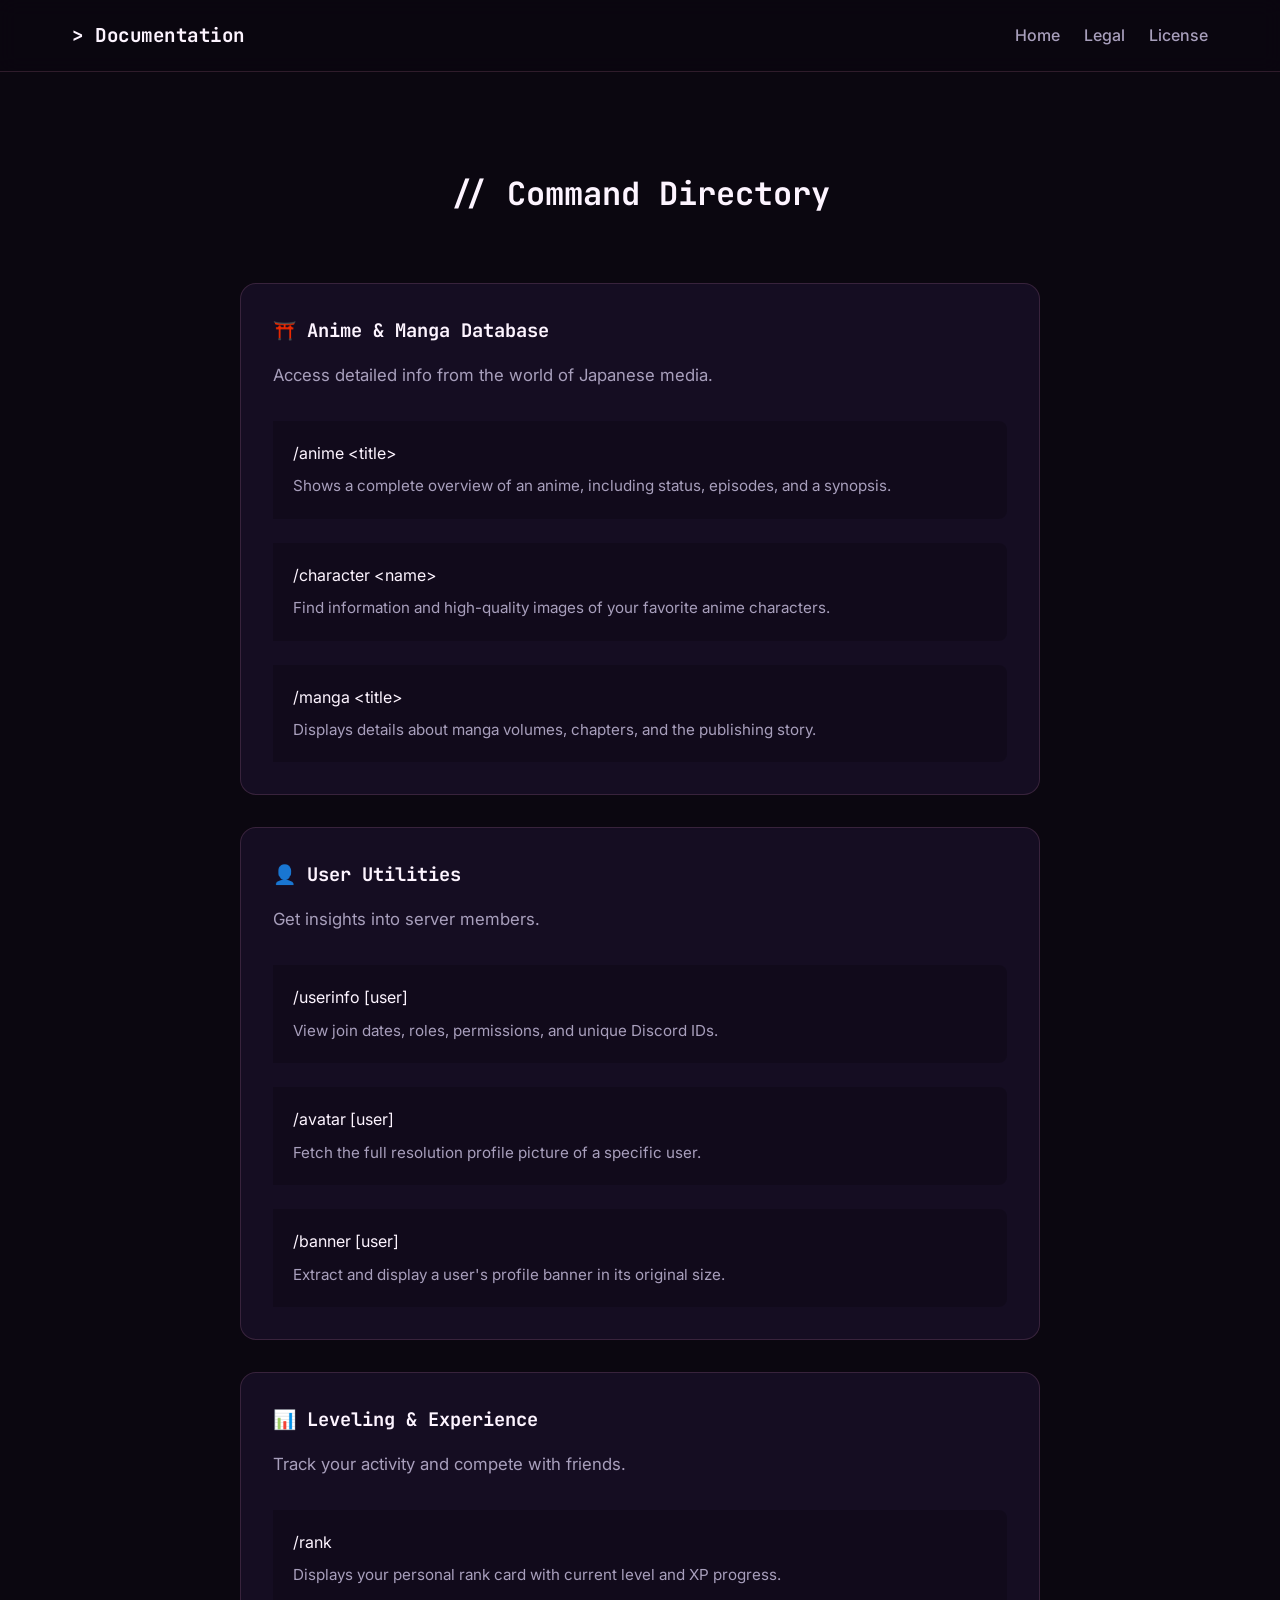
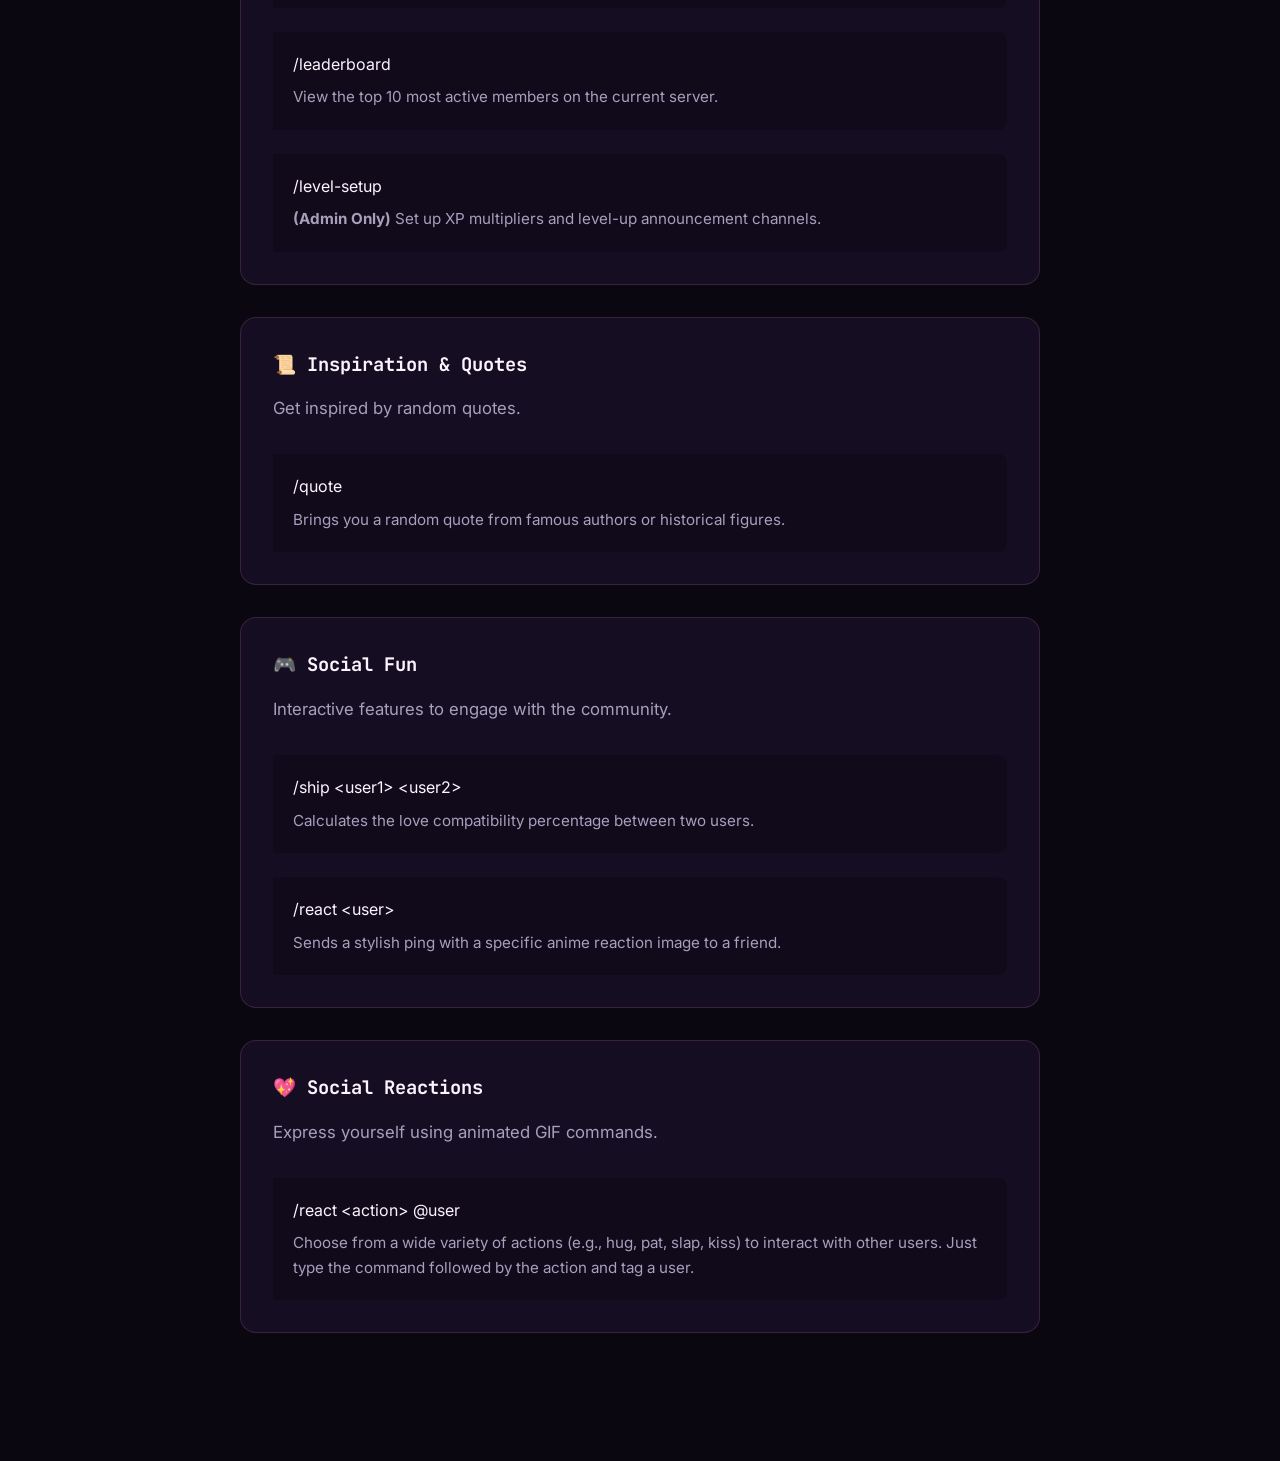
<file: documentation/index.html>
<!DOCTYPE html>
<html lang="en">
<head>
    <meta charset="UTF-8">
    <meta name="viewport" content="width=device-width, initial-scale=1.0">
    <title>Yuna Bot - Documentation</title>
    <link rel="stylesheet" href="/main.css">
    <link href="https://fonts.googleapis.com/css2?family=Inter:wght@400;500;600;700&family=JetBrains+Mono:wght@400;700&display=swap" rel="stylesheet">
</head>
<body>

<nav class="nav">
    <div class="nav-container">
        <span class="nav-logo">&gt; Documentation</span>

        <button class="hamburger" aria-label="Toggle navigation">
            <span></span>
            <span></span>
            <span></span>
        </button>

        <div class="nav-links">
            <a href="/">Home</a>
            <a href="/legal">Legal</a>
            <a href="/license">License</a>
        </div>
    </div>
</nav>

<section class="section">
    <h1 class="section-title">// Command Directory</h1>
    
    <div class="grid-1">
        
        <div class="card doc-card">
            <h3>⛩️ Anime & Manga Database</h3>
            <p class="doc-desc">Access detailed info from the world of Japanese media.</p>
            
            <div class="command-list">
                <div class="command-item">
                    <span class="prompt">/anime &lt;title&gt;</span>
                    <p>Shows a complete overview of an anime, including status, episodes, and a synopsis.</p>
                </div>
                <div class="command-item">
                    <span class="prompt">/character &lt;name&gt;</span>
                    <p>Find information and high-quality images of your favorite anime characters.</p>
                </div>
                <div class="command-item">
                    <span class="prompt">/manga &lt;title&gt;</span>
                    <p>Displays details about manga volumes, chapters, and the publishing story.</p>
                </div>
            </div>
        </div>

        <div class="card doc-card">
            <h3>👤 User Utilities</h3>
            <p class="doc-desc">Get insights into server members.</p>
            
            <div class="command-list">
                <div class="command-item">
                    <span class="prompt">/userinfo [user]</span>
                    <p>View join dates, roles, permissions, and unique Discord IDs.</p>
                </div>
                <div class="command-item">
                    <span class="prompt">/avatar [user]</span>
                    <p>Fetch the full resolution profile picture of a specific user.</p>
                </div>
                <div class="command-item">
                    <span class="prompt">/banner [user]</span>
                    <p>Extract and display a user's profile banner in its original size.</p>
                </div>
            </div>
        </div>

        <div class="card doc-card">
            <h3>📊 Leveling & Experience</h3>
            <p class="doc-desc">Track your activity and compete with friends.</p>
            
            <div class="command-list">
                <div class="command-item">
                    <span class="prompt">/rank</span>
                    <p>Displays your personal rank card with current level and XP progress.</p>
                </div>
                <div class="command-item">
                    <span class="prompt">/leaderboard</span>
                    <p>View the top 10 most active members on the current server.</p>
                </div>
                <div class="command-item">
                    <span class="prompt">/level-setup</span>
                    <p><strong>(Admin Only)</strong> Set up XP multipliers and level-up announcement channels.</p>
                </div>
            </div>
        </div>

        <div class="card doc-card">
            <h3>📜 Inspiration & Quotes</h3>
            <p class="doc-desc">Get inspired by random quotes.</p>
            
            <div class="command-list">
                <div class="command-item">
                    <span class="prompt">/quote</span>
                    <p>Brings you a random quote from famous authors or historical figures.</p>
                </div>
            </div>
        </div>

        <div class="card doc-card">
            <h3>🎮 Social Fun</h3>
            <p class="doc-desc">Interactive features to engage with the community.</p>
            
            <div class="command-list">
                <div class="command-item">
                    <span class="prompt">/ship &lt;user1&gt; &lt;user2&gt;</span>
                    <p>Calculates the love compatibility percentage between two users.</p>
                </div>
                <div class="command-item">
                    <span class="prompt">/react &lt;user&gt;</span>
                    <p>Sends a stylish ping with a specific anime reaction image to a friend.</p>
                </div>
            </div>
        </div>

        <div class="card doc-card">
            <h3>💖 Social Reactions</h3>
            <p class="doc-desc">Express yourself using animated GIF commands.</p>
            
            <div class="command-list">
                <div class="command-item">
                    <span class="prompt">/react &lt;action&gt; @user</span>
                    <p>Choose from a wide variety of actions (e.g., hug, pat, slap, kiss) to interact with other users. Just type the command followed by the action and tag a user.</p>
                </div>
            </div>
        </div>

    </div>
</section>

<script src="/main.js"></script>
</body>
</html>
</file>
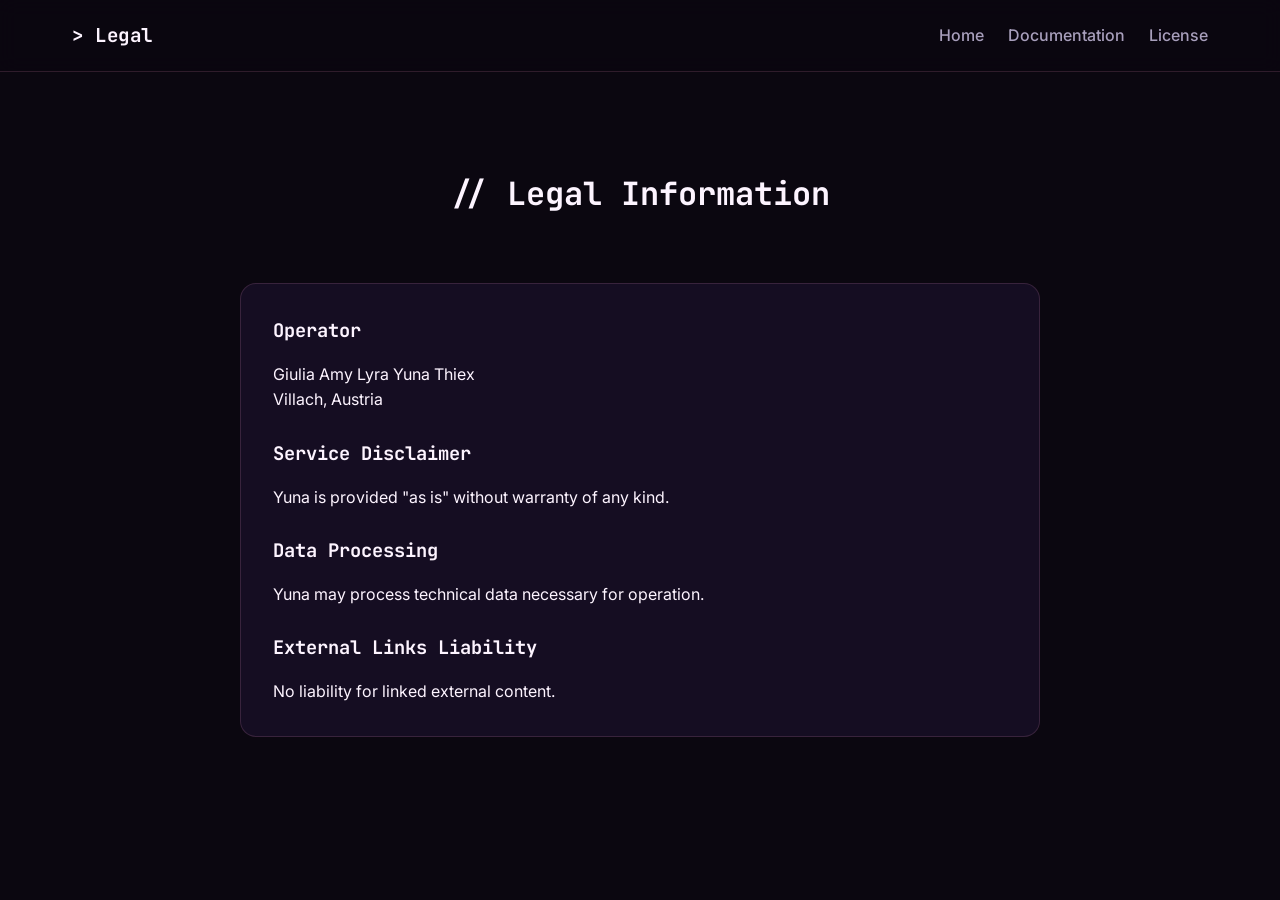
<file: legal/index.html>
<!DOCTYPE html>
<html lang="en">
<head>
    <meta charset="UTF-8">
    <meta name="viewport" content="width=device-width, initial-scale=1.0">
    <title>Yuna Bot - Legal</title>
    <link rel="stylesheet" href="/main.css">
    <link href="https://fonts.googleapis.com/css2?family=Inter:wght@400;500;600;700&family=JetBrains+Mono:wght@400;700&display=swap" rel="stylesheet">
</head>
<body>

<nav class="nav">
    <div class="nav-container">
        <span class="nav-logo">&gt; Legal</span>

        <button class="hamburger" aria-label="Toggle navigation">
            <span></span>
            <span></span>
            <span></span>
        </button>

        <div class="nav-links">
            <a href="/">Home</a>
            <a href="/documentation">Documentation</a>
            <a href="/license">License</a>
        </div>
    </div>
</nav>

<section class="section">
    <h1 class="section-title">// Legal Information</h1>

    <div class="grid-1">
        <div class="card">
            <h3>Operator</h3>
            <p>
                Giulia Amy Lyra Yuna Thiex<br>
                Villach, Austria
            </p>

            <br>

            <h3>Service Disclaimer</h3>
            <p>
                Yuna is provided "as is" without warranty of any kind.
            </p>

            <br>

            <h3>Data Processing</h3>
            <p>
                Yuna may process technical data necessary for operation.
            </p>

            <br>

            <h3>External Links Liability</h3>
            <p>
                No liability for linked external content.
            </p>
        </div>
    </div>
</section>

<script src="/main.js"></script>
</body>
</html>
</file>
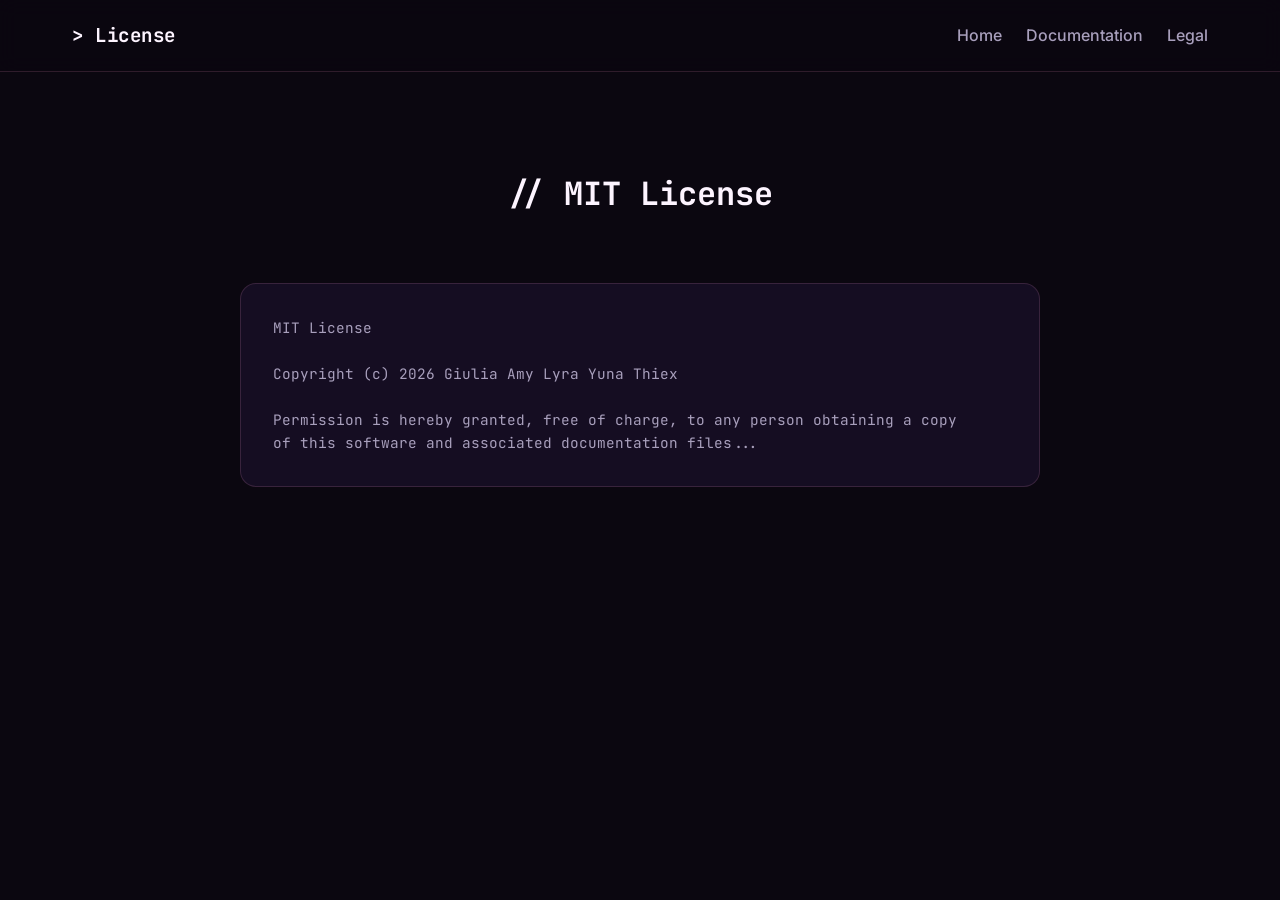
<file: license/index.html>
<!DOCTYPE html>
<html lang="en">
<head>
    <meta charset="UTF-8">
    <meta name="viewport" content="width=device-width, initial-scale=1.0">
    <title>Yuna Bot - MIT License</title>
    <link rel="stylesheet" href="/main.css">
    <link href="https://fonts.googleapis.com/css2?family=Inter:wght@400;500;600;700&family=JetBrains+Mono:wght@400;700&display=swap" rel="stylesheet">
</head>
<body>

<nav class="nav">
    <div class="nav-container">
        <span class="nav-logo">&gt; License</span>
        
        <button class="hamburger" aria-label="Toggle navigation">
            <span></span>
            <span></span>
            <span></span>
        </button>

        <div class="nav-links">
            <a href="/">Home</a>
            <a href="/documentation">Documentation</a>
            <a href="/legal">Legal</a>
        </div>
    </div>
</nav>

<section class="section">
    <h1 class="section-title">// MIT License</h1>

    <div class="grid-1">
        <div class="card">
<pre>
MIT License

Copyright (c) 2026 Giulia Amy Lyra Yuna Thiex

Permission is hereby granted, free of charge, to any person obtaining a copy
of this software and associated documentation files...
</pre>
        </div>
    </div>
</section>

<script src="/main.js"></script>
</body>
</html>
</file>
<file: main.css>
*,
*::before,
*::after {
    box-sizing: border-box;
    margin: 0;
    padding: 0;
}

:root {
    /* --- FARBPALETTE ANPASSEN --- */
    var(--primary): #ff9ecd;       /* Ein sanftes Pink passend zum Bild */
    --accent: #d8b4fe;        /* Ein helles Lila als Akzent */
    --bg: #0b0710;            /* Sehr dunkles, fast schwarzes Lila */
    --bg-surface: #150d22;    /* Etwas helleres Lila für Karten */
    --text-main: #fdf4ff;     /* Weiß/Hellrosa für Text */
    --text-dim: #a89fbc;      /* Abgedimmter Text */
    --border-color: rgba(255, 158, 205, 0.15); /* Transparente Rahmenfarbe */
}

body {
    background: var(--bg);
    color: var(--text-main);
    font-family: 'Inter', sans-serif;
    line-height: 1.6;
    overflow-x: hidden;
}

/* --- NAVIGATION --- */
.nav {
    background: rgba(11, 7, 16, 0.85);
    backdrop-filter: blur(10px);
    border-bottom: 1px solid var(--border-color);
    position: sticky;
    top: 0;
    z-index: 100;
}

.nav-container {
    display: flex;
    justify-content: space-between;
    align-items: center;
    max-width: 1200px;
    margin: 0 auto;
    padding: 1.25rem 2rem;
}

.nav-logo {
    font-family: 'JetBrains Mono', monospace;
    color: var(--primary);
    font-weight: 700;
    font-size: 1.2rem;
    letter-spacing: -0.5px;
}

/* Hamburger Button (Hidden by default) */
.hamburger {
    display: none;
    flex-direction: column;
    gap: 6px;
    background: none;
    border: none;
    cursor: pointer;
    z-index: 101;
}

.hamburger span {
    display: block;
    width: 25px;
    height: 3px;
    background-color: var(--primary);
    border-radius: 2px;
    transition: transform 0.3s ease, opacity 0.3s ease;
}

.nav-links {
    display: flex;
    gap: 1.5rem;
    align-items: center;
}

.nav-links a {
    color: var(--text-dim);
    text-decoration: none;
    font-weight: 500;
    transition: color 0.3s ease;
}

.nav-links a:hover {
    color: var(--primary);
}

/* --- HERO SECTION --- */
.hero {
    min-height: 80vh;
    display: flex;
    align-items: center;
    padding: 4rem 2rem;
}

.hero-container {
    max-width: 1200px;
    margin: 0 auto;
    display: grid;
    grid-template-columns: 1fr 1fr;
    gap: 4rem;
    align-items: center;
}

.hero-content {
    max-width: 600px;
}

.glitch {
    font-size: 4.5rem;
    color: var(--text-main);
    font-family: 'JetBrains Mono', monospace;
    line-height: 1.1;
    margin-bottom: 1rem;
    text-shadow: 0 0 20px rgba(255, 158, 205, 0.3);
}

.terminal-line {
    margin: 1.5rem 0;
    font-family: 'JetBrains Mono', monospace;
    background: var(--bg-surface);
    padding: 0.75rem 1rem;
    border-radius: 8px;
    border: 1px solid var(--border-color);
    display: inline-block;
}

.prompt {
    color: var(--primary);
    margin-right: 0.5rem;
}

.hero-description {
    color: var(--text-dim);
    font-size: 1.1rem;
    margin-bottom: 2.5rem;
}

/* --- HERO BILD --- */
.hero-image-wrapper {
    display: flex;
    justify-content: center;
    position: relative;
}

.hero-image-wrapper::before {
    content: '';
    position: absolute;
    width: 80%;
    height: 80%;
    background: var(--primary);
    filter: blur(100px);
    opacity: 0.15;
    border-radius: 50%;
    z-index: -1;
}

.hero-image {
    max-width: 100%;
    height: auto;
    border-radius: 20px;
    transform: translateY(0);
    animation: float 6s ease-in-out infinite; 
}

@keyframes float {
    0% { transform: translateY(0px); }
    50% { transform: translateY(-15px); }
    100% { transform: translateY(0px); }
}

/* --- BUTTONS --- */
.hero-actions {
    display: flex;
    gap: 1rem;
}

.btn {
    padding: 0.8rem 1.8rem;
    border-radius: 8px;
    text-decoration: none;
    font-family: 'JetBrains Mono', monospace;
    font-weight: 600;
    transition: all 0.3s ease;
}

.btn-primary {
    background: var(--primary);
    color: var(--bg);
    box-shadow: 0 4px 15px rgba(255, 158, 205, 0.3);
}

.btn-primary:hover {
    background: var(--text-main);
    transform: translateY(-2px);
    box-shadow: 0 6px 20px rgba(255, 158, 205, 0.4);
}

.btn-secondary {
    border: 1px solid var(--border-color);
    color: var(--text-main);
    background: rgba(255, 255, 255, 0.05);
}

.btn-secondary:hover {
    border-color: var(--primary);
    background: rgba(255, 158, 205, 0.1);
    transform: translateY(-2px);
}

/* --- SECTIONS & GRID --- */
.section {
    padding: 6rem 2rem;
    max-width: 1200px;
    margin: 0 auto;
}

.section-title {
    text-align: center;
    color: var(--primary);
    font-family: 'JetBrains Mono', monospace;
    margin-bottom: 4rem;
    font-size: 2rem;
}

.grid-1 {
    max-width: 800px;
    margin: auto;
}

.grid-3 {
    display: grid;
    grid-template-columns: repeat(auto-fit, minmax(300px, 1fr));
    gap: 2rem;
}

/* --- CARDS --- */
.card {
    background: var(--bg-surface);
    border: 1px solid var(--border-color);
    padding: 2rem;
    border-radius: 16px;
    transition: transform 0.3s ease, box-shadow 0.3s ease, border-color 0.3s ease;
}

.card:hover {
    transform: translateY(-5px);
    box-shadow: 0 10px 30px rgba(255, 158, 205, 0.1);
    border-color: var(--primary);
}

.card h3 {
    margin-bottom: 1rem;
    color: var(--primary);
    font-family: 'JetBrains Mono', monospace;
}

.card pre {
    white-space: pre-wrap;
    word-wrap: break-word;
    font-family: 'JetBrains Mono', monospace;
    color: var(--text-dim);
    font-size: 0.9rem;
}


/* =========================================
   RESPONSIVE DESIGN & MOBILE MENU
   ========================================= */
@media (max-width: 768px) {
    /* Hamburger Icon anzeigen */
    .hamburger {
        display: flex;
    }

    /* Mobile Navigations-Links */
    .nav-links {
        position: absolute;
        top: 100%;
        left: 0;
        width: 100%;
        background: rgba(21, 13, 34, 0.98); /* var(--bg-surface) leicht abgedunkelt */
        flex-direction: column;
        padding: 2rem 0;
        gap: 2rem;
        border-bottom: 1px solid var(--border-color);
        clip-path: polygon(0 0, 100% 0, 100% 0, 0 0); /* Versteckt durch clip-path für weiche Animation */
        transition: clip-path 0.4s cubic-bezier(0.86, 0, 0.07, 1);
    }

    /* Menü aktiv / ausgeklappt */
    .nav-links.active {
        clip-path: polygon(0 0, 100% 0, 100% 100%, 0 100%);
    }

    /* Hamburger Animation zum "X" */
    .hamburger.active span:nth-child(1) {
        transform: translateY(9px) rotate(45deg);
    }
    .hamburger.active span:nth-child(2) {
        opacity: 0;
    }
    .hamburger.active span:nth-child(3) {
        transform: translateY(-9px) rotate(-45deg);
    }

    /* Hero Section Anpassungen */
    .hero-container {
        grid-template-columns: 1fr;
        text-align: center;
        gap: 2rem;
    }

    .hero-content {
        margin: 0 auto;
    }

    .glitch {
        font-size: 3rem;
    }

    .hero-actions {
        justify-content: center;
        flex-direction: column;
    }

    .btn {
        width: 100%;
        text-align: center;
    }
}
/* --- DOCUMENTATION PAGE STYLES --- */
.doc-card {
    margin-bottom: 2rem;
}

.doc-desc {
    color: var(--text-dim);
    margin-bottom: 2rem;
    font-size: 1.05rem;
}

.command-list {
    display: flex;
    flex-direction: column;
    gap: 1.5rem;
}

.command-item {
    background: rgba(0, 0, 0, 0.2);
    border-left: 3px solid var(--primary);
    padding: 1.25rem;
    border-radius: 0 8px 8px 0;
}

.command-item p {
    margin-top: 0.5rem;
    color: var(--text-dim);
    font-size: 0.95rem;
}
</file>
